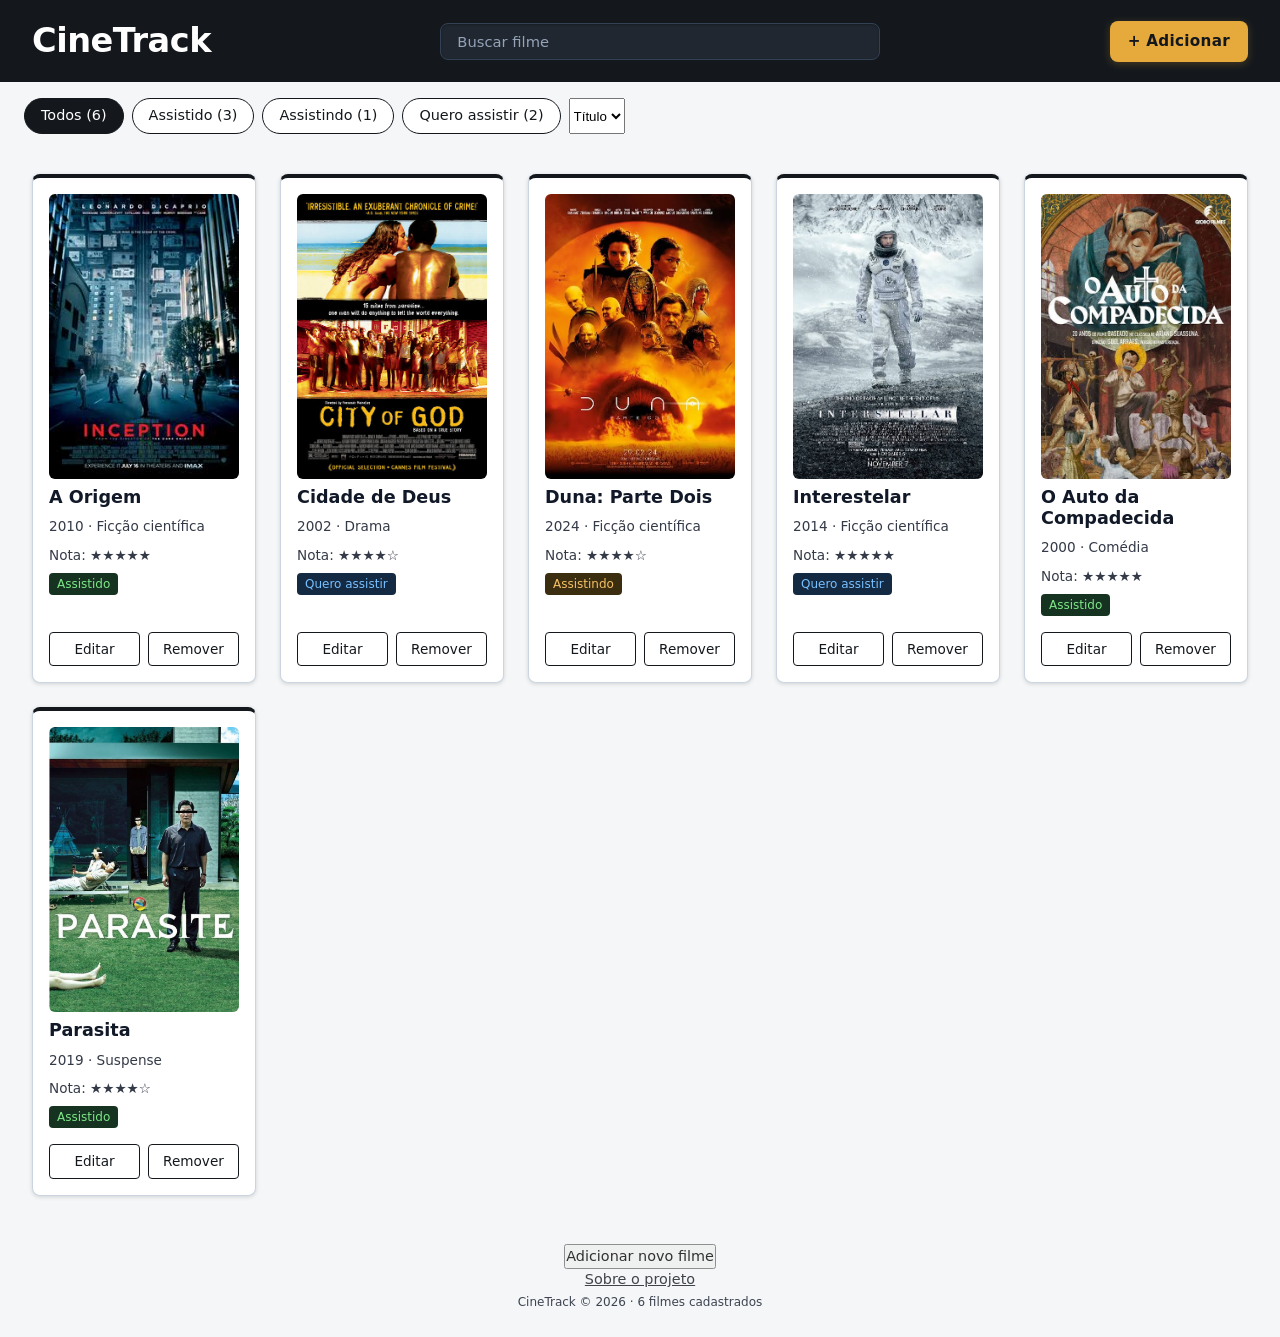
<file: docs/parte1/index.html>
<!DOCTYPE html>
<html lang="pt-BR">
<head>
    <meta charset="UTF-8">
    <meta name="viewport" content="width=device-width, initial-scale=1.0">
    <title>CineTrack</title>    
    <link rel="stylesheet" href="style.css">
</head>
<body>

    <header>
        <h1>CineTrack</h1>
        <form role="search">
            <input type="search" placeholder="Buscar filme" aria-label="Buscar filme">
        </form>
        <button type="button" class="btn-adicionar" id="btn-abrir-modal">
            <span class="btn-texto">+ Adicionar</span>
        </button>
    </header>

    <nav aria-label="Filtros de status">
        <button type="button" class="ativo" data-status="todos">Todos (0)</button>
        <button type="button" data-status="assistido">Assistido (0)</button>
        <button type="button" data-status="assistindo">Assistindo (0)</button>
        <button type="button" data-status="quero">Quero assistir (0)</button>
        <select id="ordenar" aria-label="Ordenar por">
            <option value="titulo">Título</option>
            <option value="ano">Ano</option>
            <option value="nota">Nota</option>
        </select>
    </nav>

    <main>
        <section id="lista" aria-live="polite"></section>
    </main>

    <div id="modal" hidden>
        <div class="modal-conteudo">
            <form id="form-filme">
                <h2>Adicionar filme</h2>


                <div id="msg-erro" class="mensagem-erro" hidden aria-live="assertive"></div>
                
                <div class="campo">
                    <label for="titulo">Título</label>
                    <input id="titulo" name="titulo" type="text" required>
                </div>

                <div class="campo">
                    <label for="ano">Ano</label>
                    <input id="ano" name="ano" type="number" min="1888" max="2030" required>
                </div>

                <div class="campo">
                    <label for="genero">Gênero</label>
                    <input id="genero" name="genero" type="text" required>
                </div>

                <div class="campo">
                    <label for="poster">URL do pôster</label>
                    <input id="poster" name="poster" type="text">
                </div>

                <div class="campo">
                    <label for="status">Status</label>
                    <select id="status" name="status" required>
                        <option value="assistido">Assistido</option>
                        <option value="assistindo">Assistindo</option>
                        <option value="quero" selected>Quero assistir</option>
                    </select>
                </div>

                <div class="campo">
                    <label for="nota">Nota (1 a 5)</label>
                    <input id="nota" name="nota" type="number" min="1" max="5">
                </div>

                <div class="campo">
                    <label for="comentario">Comentário</label>
                    <textarea id="comentario" name="comentario"></textarea>
                </div>

                <div class="botoes">
                    <button type="button" id="btn-cancelar">Cancelar</button>
                    <button type="submit">Salvar</button>
                </div>
            </form>
        </div>
    </div>


    <footer>
        <p><button type="button" class="link-adicionar" id="link-abrir-modal">Adicionar novo filme</button></p>
        <p><a href="sobre.html">Sobre o projeto</a></p>
        <small>CineTrack © 2026 · 6 filmes cadastrados</small>
    </footer>

    <script src="app.js"></script>

</body>
</html>
</file>
<file: docs/parte1/style.css>
:root {
    --cor-primaria: #14181D;
    --cor-acento: #E5A93C;
    --cor-fundo: #F4F6F8;          
    --cor-card: #FFFFFF;           
    --cor-input: #FFFFFF;
    --cor-texto: #111827;          
    --cor-borda: #CBD5E1;          
    --raio: 8px;
    --espaco: 16px;
}




* { 
    box-sizing: border-box; 
    margin: 0; 
    padding: 0; 
}

html { 
    font-size: 16px; 
}

body { 
    font-family: system-ui, sans-serif;
    color: var(--cor-texto);
    background: var(--cor-fundo);
    line-height: 1.5; 
}

img { 
    max-width: 100%; 
    display: block; 
}

button { 
    font: inherit; 
    cursor: pointer; 
}

header {
    background: var(--cor-primaria);
    display: flex;
    color: white;
    padding: 12px 16px;
    align-items: center;
    justify-content: space-between;
    gap: 12px;
    flex-wrap: wrap;
}

header h1 {
    flex: 0 0 auto;
    font-size: clamp(1.4rem, 1.1rem + 1.8vw, 2.1rem);
    font-weight: 800;
    letter-spacing: -0.5px;
    color: #FFFFFF;
    display: inline-flex;
    align-items: center;
    gap: 2px;
    user-select: none;
}


header form {
    display: flex;
    align-items: center;
    flex: 1 1 260px;
    max-width: 440px;
    margin: 0 16px;
}

header input[type="search"] {
    width: 100%;
    padding: 9px 16px;
    background-color: #202730;
    color: #F8FAFC;
    border: 1px solid #334155;
    border-radius: var(--raio);
    font-size: 0.92rem;
    font-family: inherit;
    outline: none;
    box-shadow: inset 0 1px 2px rgba(0, 0, 0, 0.25);
    transition: border-color 160ms ease, box-shadow 160ms ease, background-color 160ms ease;
}

header input[type="search"]::placeholder {
    color: #94A3B8;
}


.btn-adicionar {
    background: var(--cor-acento);
    color: #14181D; 
    border: none;
    outline: none;
    padding: 9px 18px;
    border-radius: var(--raio);
    font-size: 0.95rem;
    font-weight: 700;
    letter-spacing: 0.3px;
    display: inline-flex;
    align-items: center;
    justify-content: center;
    gap: 6px;
    cursor: pointer;
    box-shadow: 0 2px 8px rgba(229, 169, 60, 0.25);
    transition: all 180ms ease;
    flex-shrink: 0;
}

.btn-adicionar:hover {
    filter: brightness(1.08);
    transform: translateY(-1px);
    box-shadow: 0 4px 14px rgba(229, 169, 60, 0.38);
}

.btn-adicionar:active {
    transform: translateY(0);
    box-shadow: 0 1px 4px rgba(229, 169, 60, 0.2);
}

.btn-adicionar:focus-visible {
    outline: 2px solid white;
    outline-offset: 2px;
}

nav {
    display: flex;
    gap: 8px;
    flex-wrap: wrap;
    padding: var(--espaco) 24px;
}

nav button {
    padding: 6px 16px;
    border: 1px solid var(--cor-primaria);
    background: var(--cor-card);
    color: var(--cor-primaria);
    border-radius: 999px;
    font-size: 0.9rem;
    transition: background 200ms ease, color 200ms ease;
}

nav button:hover {
    background: var(--cor-primaria);
    color: white;
}

nav button.ativo {
    background: var(--cor-primaria);
    color: white;
}

#lista {
    display: grid;
    grid-template-columns: repeat(auto-fill, minmax(200px, 1fr));
    gap: var(--espaco);
    padding: var(--espaco) 24px;
}

.card {
    padding: var(--espaco); 
    border: 1px solid var(--cor-borda); 
    border-radius: var(--raio); 
    border-top: 4px solid var(--cor-primaria); /* Linha decorativa visível no slide */
    box-shadow: 0 1px 4px rgba(0, 0, 0, 0.15); 
    display: flex;
    flex-direction: column;
    gap: 8px;
    background: var(--cor-card);
}

.card img {
    width: 100%;
    aspect-ratio: 2 / 3;
    object-fit: cover;
    border-radius: 6px;
}

.card h2 {
    font-size: 1.1rem;
    line-height: 1.2;
}

.card p {
    font-size: 0.85rem;
    opacity: 0.85;
}

.card .badge {
    display: inline-block;
    align-self: flex-start;
    padding: 2px 8px;
    border-radius: 4px;
    font-size: 0.75rem;
    font-weight: 500;
}

.card .badge.assistido {
        background: #163321;
        color: #7ee787;
    }

.card .badge.assistindo {
        background: #3b2d10;
        color: #f6c167;
    }

.card .badge.quero {
        background: #142a42;
        color: #79c0ff;
    }

@media (prefers-color-scheme: dark) {
    .card .badge.assistido {
        background: #1c3823;
        color: #75b787;
    }
    .card .badge.assistindo {
        background: #3e3314;
        color: #ffd875;
    }
    .card .badge.quero {
        background: #122840;
        color: #7abaff;
    }
}

.card .acoes {
    margin-top: auto;
    display: flex;
    gap: 8px;
    padding-top: 8px;
}

.card .acoes button {
    flex: 1;
    padding: 6px 0;
    background: var(--cor-card);
    border: 1px solid var(--cor-primaria);
    color: var(--cor-primaria);
    border-radius: 4px;
    font-size: 0.85rem;
    transition: background 200ms ease, color 200ms ease;
}

.card .acoes button:hover {
    background: var(--cor-primaria);
    color: white;
}

button:focus-visible,
a:focus-visible,
input:focus-visible,
select:focus-visible,
textarea:focus-visible {
    outline: 3px solid #4A90E2;
    outline-offset: 2px;
}

footer {
    padding: 24px;
    text-align: center;
    font-size: 0.9rem;
    opacity: 0.8;
}

footer a {
    color: var(--cor-primaria);
}

#form-filme {
    max-width: 480px;
}

#form-filme > div {
    margin-bottom: 12px;
}

#form-filme label {
    display: inline-block;
    margin-bottom: 4px;
    font-weight: 500;
}

#form-filme input,
#form-filme select,
#form-filme textarea {
    width: 100%;
    padding: 8px 10px;
    border: 1px solid var(--cor-borda);
    border-radius: 4px;
    background: var(--cor-input);
    color: var(--cor-texto);
    font: inherit;
}

#form-filme textarea {
    resize: vertical;
    min-height: 80px;
}

#form-filme button[type="submit"] {
    background: var(--cor-acento);
    color: white;
    border: none;
    padding: 8px 16px;
    border-radius: 4px;
    font-weight: 500;
    transition: filter 150ms ease;
}

#form-filme button[type="submit"]:hover {
    filter: brightness(1.1);
}

#form-filme button[type="button"] {
    background: transparent;
    border: 1px solid var(--cor-borda);
    color: var(--cor-texto);
    padding: 8px 16px;
    border-radius: 4px;
    margin-right: 8px;
    transition: background 150ms ease;
}

#form-filme button[type="button"]:hover {
    background: rgba(0, 0, 0, 0.05);
}
body > .container-pagina {
    max-width: 520px;
    margin: 32px auto;
    padding: 0 16px;
}

body > .container-pagina h1 {
    margin: 16px 0 24px 0;
}

body > .container-pagina .back-link {
    color: var(--cor-primaria);
    text-decoration: none;
}

@media (prefers-color-scheme: dark) {
    body > .container-pagina .back-link {
        color: #7abaff;
    }
}

#modal {
    position: fixed;
    inset: 0;
    background: rgba(0, 0, 0, 0.6);
    display: flex;
    align-items: center;
    justify-content: center;
    z-index: 100;
    padding: var(--espaco);
}

#modal[hidden] {
    display: none !important;
}

.modal-conteudo {
    background: var(--cor-card);
    color: var(--cor-texto);
    padding: 24px;
    border-radius: 12px;
    width: 100%;
    max-width: 440px;
    max-height: 90vh;
    overflow-y: auto;
    box-shadow: 0 4px 16px rgba(0, 0, 0, 0.3);
    animation: aparecer 200ms ease;
}

.modal-conteudo h2 {
    margin-bottom: 16px;
}

@keyframes aparecer {
    from {
        opacity: 0;
        transform: translateY(8px);
    }
    to {
        opacity: 1;
        transform: translateY(0);
    }
}

@media (min-width: 1024px) {
    header {
        padding: 16px 32px;
        gap: 24px;
    }

    #lista {
        gap: 24px;
        padding: 24px 32px;
    }

    .btn-adicionar .btn-icone {
        display: none;
    }

    .btn-adicionar .btn-texto {
        display: inline;
    }
}

#form-filme {
    max-width: 480px;
    margin: 0 auto;
    background: var(--cor-card);
    padding: 24px;
    border-radius: var(--raio);
    box-shadow: 0 2px 8px rgba(0, 0, 0, 0.1);
    display: flex;
    flex-direction: column;
    gap: 16px;
}

#form-filme .campo {
    display: flex;
    flex-direction: column;
    gap: 6px;
}

#form-filme label {
    font-weight: bold;
    color: var(--cor-texto);
}

#form-filme input,
#form-filme select,
#form-filme textarea {
    width: 100%;
    padding: 8px 12px;
    border: 1px solid var(--cor-borda);
    border-radius: 4px;
    background: var(--cor-input);
    color: var(--cor-texto);
    font: inherit;
}

#form-filme textarea {
    resize: vertical;
    min-height: 80px;
}

#form-filme .botoes {
    display: flex;
    justify-content: flex-end;
    gap: 12px;
    margin-top: 8px;
}

#form-filme button {
    padding: 8px 16px;
    border-radius: 4px;
    font: inherit;
    font-weight: 500;
}

#form-filme button[type="button"] {
    background: transparent;
    border: 1px solid var(--cor-borda);
    color: var(--cor-texto);
}

#form-filme button[type="button"]:hover {
    background: rgba(0, 0, 0, 0.05);
}

#form-filme button[type="submit"] {
    background: var(--cor-primaria);
    color: white;
    border: 1px solid var(--cor-primaria);
}

#form-filme button[type="submit"]:hover {
    filter: brightness(1.15);
}

.mensagem-erro {
    background-color: #FEE2E2;
    color: #991B1B;
    border: 1px solid #F87171;
    padding: 10px 14px;
    border-radius: var(--raio);
    font-size: 0.88rem;
    font-weight: 500;
    margin-bottom: 8px;
    white-space: pre-line;
}


@media (prefers-color-scheme: dark) {
    :root {
        --cor-primaria: #0F1216;
        --cor-fundo: #0B0E11;
        --cor-card: #181D23;
        --cor-input: #202730;
        --cor-texto: #E6EDF3;
        --cor-borda: #30363D;
    }

    body {
        background: var(--cor-fundo);
        color: var(--cor-texto);
    }

    footer a {
        color: var(--cor-acento);
    }

    nav button {
        background: #181D23;
        color: #C9D1D9;
        border-color: #30363D;
    }

    nav button:hover {
        background: #30363D;
        color: #FFFFFF;
        border-color: #8B949E;
    }

    nav button.ativo {
        background: var(--cor-acento);
        color: #14181D;
        border-color: var(--cor-acento);
        font-weight: 700;
    }

    .card {
        border-top-color: var(--cor-acento);
    }

    .card .acoes button {
        background: #202730;
        color: #E6EDF3;
        border-color: #3E4651;
    }

    .card .acoes button:hover {
        background: #30363D;
        color: #FFFFFF;
        border-color: #8B949E;
    }

    .modal-conteudo {
        border: 1px solid #30363D;
    }

    .mensagem-erro {
        background-color: #450A0A;
        color: #FECACA;
        border-color: #991B1B;
    }

    #form-filme button[type="button"] {
        border-color: #3E4651;
        color: #E6EDF3;
    }

    #form-filme button[type="button"]:hover {
        background: rgba(255, 255, 255, 0.08);
    }

    #form-filme button[type="submit"] {
        background: var(--cor-acento);
        color: #14181D;
        border-color: var(--cor-acento);
    }
}   

@media print {
    :root {
        --cor-primaria: #000000;
        --cor-fundo: #FFFFFF;
        --cor-card: #FFFFFF;
        --cor-texto: #000000;
        --cor-borda: #CCCCCC;
    }

    header form,
    .btn-adicionar,
    nav,
    .card .acoes,
    footer {
        display: none;
    }

    header {
        background: var(--cor-fundo);
    }

    header h1 {
        color: var(--cor-texto);
    }

    .card {
        box-shadow: none;
        border-top-color: var(--cor-primaria);
        break-inside: avoid;
    }
}
</file>
